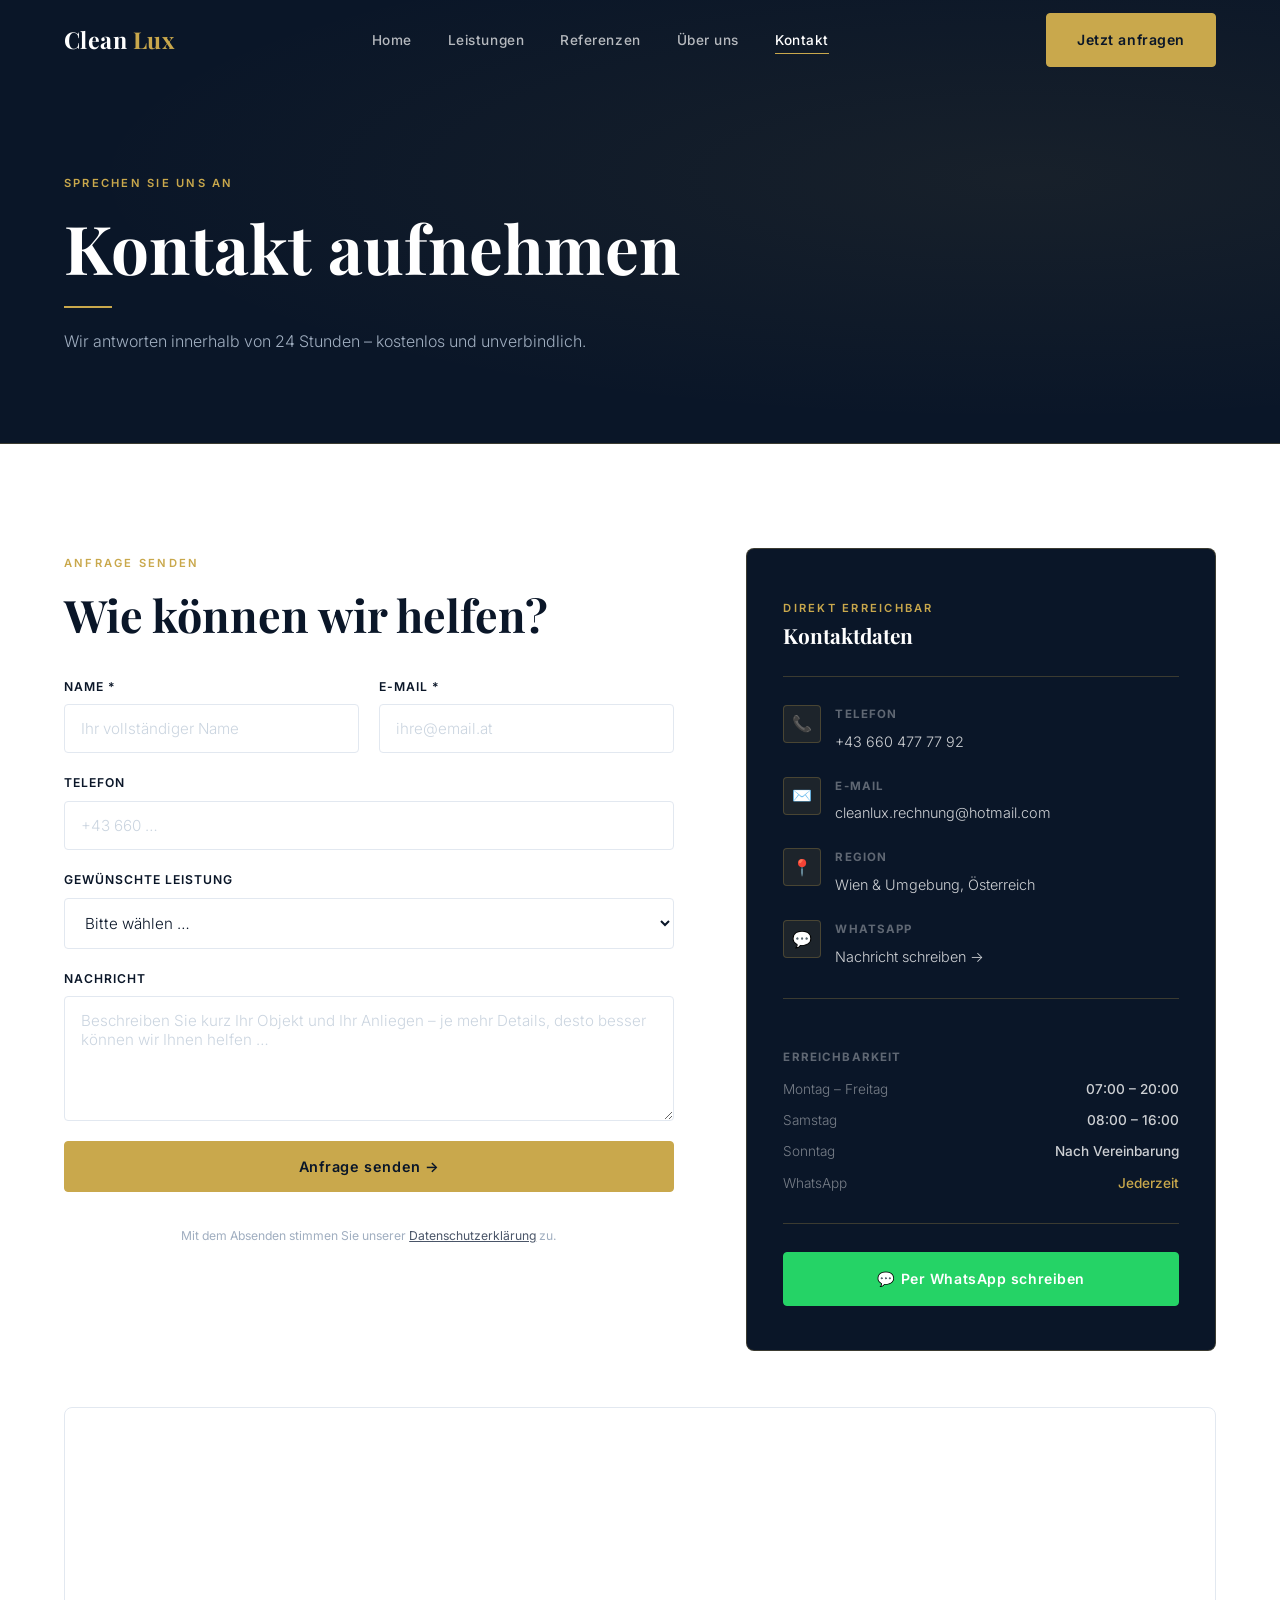
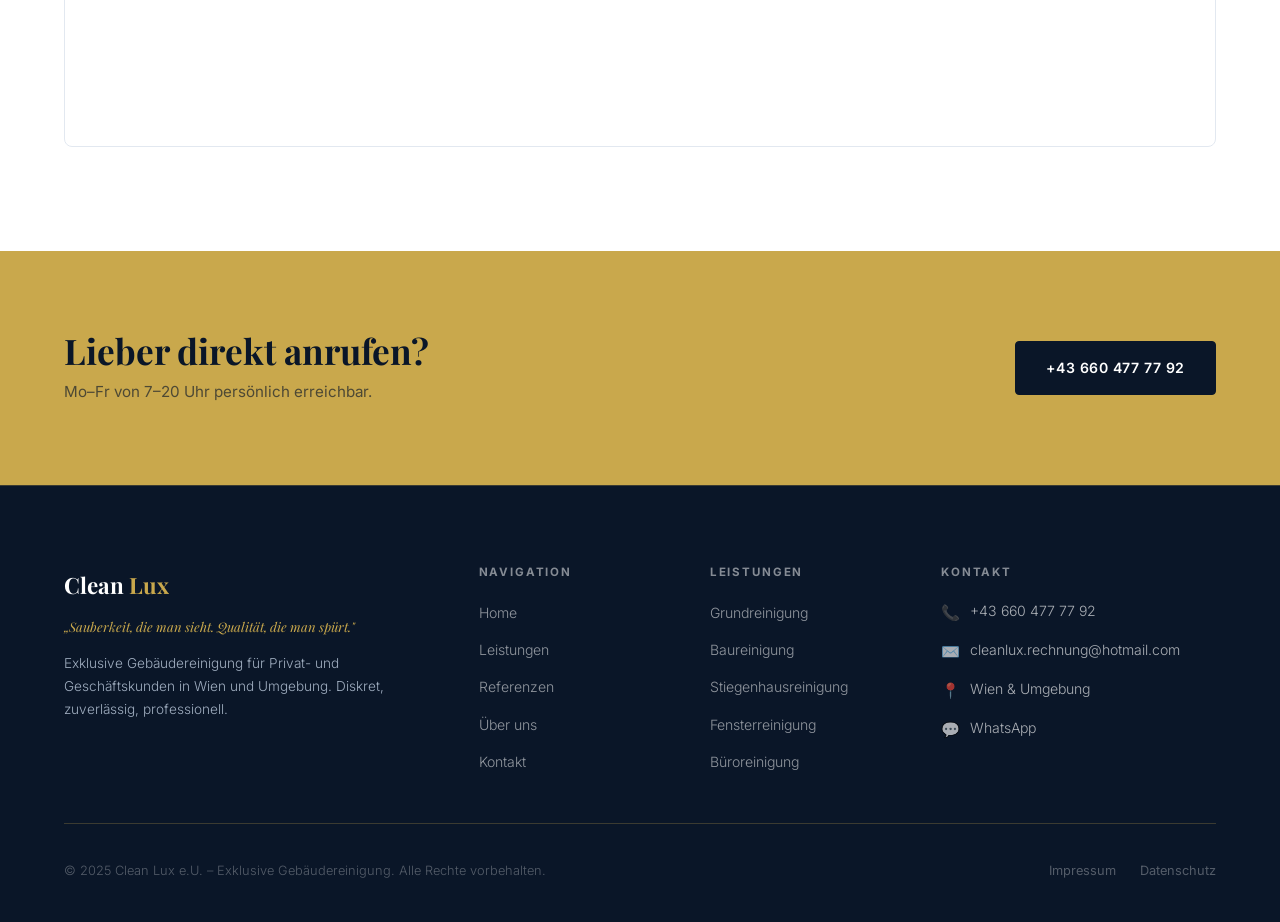
<file: kontakt.html>
<!DOCTYPE html>
<html lang="de">
<head>
  <meta charset="UTF-8" />
  <meta name="viewport" content="width=device-width, initial-scale=1.0" />
  <title>Kontakt – Clean Lux e.U. Wien</title>
  <meta name="description" content="Kontaktieren Sie Clean Lux e.U. – +43 660 477 77 92 · cleanlux.rechnung@hotmail.com · Wien & Umgebung. Kostenlose Erstberatung." />
  <link rel="icon" href="data:image/svg+xml,<svg xmlns='http://www.w3.org/2000/svg' viewBox='0 0 100 100'><rect width='100' height='100' fill='%230A1628'/><text y='.9em' font-size='55' font-family='serif' fill='%23C9A84C' x='10'>CL</text></svg>" />
  <link rel="stylesheet" href="css/style.css" />
</head>
<body>

  <!-- NAVIGATION -->
  <header class="nav scrolled" id="nav">
    <div class="container">
      <div class="nav__inner">
        <a href="index.html" class="nav__logo">Clean <span>Lux</span></a>
        <nav>
          <ul class="nav__links">
            <li><a href="index.html">Home</a></li>
            <li><a href="leistungen.html">Leistungen</a></li>
            <li><a href="referenzen.html">Referenzen</a></li>
            <li><a href="ueber-uns.html">Über uns</a></li>
            <li><a href="kontakt.html">Kontakt</a></li>
          </ul>
        </nav>
        <a href="kontakt.html" class="btn btn--gold nav__cta">Jetzt anfragen</a>
        <button class="nav__burger" aria-label="Menü öffnen" aria-expanded="false">
          <span></span><span></span><span></span>
        </button>
      </div>
    </div>
    <nav class="nav__mobile">
      <a href="index.html">Home</a>
      <a href="leistungen.html">Leistungen</a>
      <a href="referenzen.html">Referenzen</a>
      <a href="ueber-uns.html">Über uns</a>
      <a href="kontakt.html">Kontakt</a>
      <a href="kontakt.html" class="btn btn--gold">Jetzt anfragen</a>
    </nav>
  </header>

  <!-- PAGE HERO -->
  <section class="page-hero">
    <div class="container">
      <div class="page-hero__content">
        <span class="eyebrow">Sprechen Sie uns an</span>
        <h1>Kontakt aufnehmen</h1>
        <div class="page-hero__divider"></div>
        <p>Wir antworten innerhalb von 24 Stunden – kostenlos und unverbindlich.</p>
      </div>
    </div>
  </section>

  <!-- KONTAKT -->
  <section class="section section--white">
    <div class="container">
      <div class="contact-grid">

        <!-- FORMULAR -->
        <div class="fade-up">
          <span class="eyebrow">Anfrage senden</span>
          <h2 style="margin-bottom: 36px;">Wie können wir helfen?</h2>
          <form class="contact-form" novalidate>
            <div class="form-row">
              <div class="form-group">
                <label for="name">Name *</label>
                <input type="text" id="name" name="name" placeholder="Ihr vollständiger Name" required />
              </div>
              <div class="form-group">
                <label for="email">E-Mail *</label>
                <input type="email" id="email" name="email" placeholder="ihre@email.at" required />
              </div>
            </div>
            <div class="form-group">
              <label for="telefon">Telefon</label>
              <input type="tel" id="telefon" name="telefon" placeholder="+43 660 …" />
            </div>
            <div class="form-group">
              <label for="leistung">Gewünschte Leistung</label>
              <select id="leistung" name="leistung">
                <option value="">Bitte wählen …</option>
                <option value="grundreinigung">Grundreinigung</option>
                <option value="baureinigung">Baureinigung</option>
                <option value="stiegenhaus">Stiegenhausreinigung</option>
                <option value="fenster">Fenster- &amp; Glasreinigung</option>
                <option value="hotel">Hotel- &amp; Apartmentreinigung</option>
                <option value="buero">Büroreinigung</option>
                <option value="sonstiges">Sonstiges</option>
              </select>
            </div>
            <div class="form-group">
              <label for="nachricht">Nachricht</label>
              <textarea id="nachricht" name="nachricht" rows="5" placeholder="Beschreiben Sie kurz Ihr Objekt und Ihr Anliegen – je mehr Details, desto besser können wir Ihnen helfen …"></textarea>
            </div>
            <button type="submit" class="btn btn--gold btn--full" style="font-size: 0.9rem; padding: 16px;">
              Anfrage senden →
            </button>
            <p style="font-size: 0.76rem; color: #A0AEC0; text-align: center; margin-top: 14px;">
              Mit dem Absenden stimmen Sie unserer <a href="#" style="color: #4A5568; text-decoration: underline;">Datenschutzerklärung</a> zu.
            </p>
          </form>
        </div>

        <!-- KONTAKTDATEN -->
        <div class="contact-info-box fade-up">
          <span class="eyebrow">Direkt erreichbar</span>
          <h3>Kontaktdaten</h3>
          <div class="contact-info-divider"></div>
          <div class="contact-info-items">
            <div class="contact-info-item">
              <div class="contact-info-icon">📞</div>
              <div>
                <strong>Telefon</strong>
                <a href="tel:+436604777792">+43 660 477 77 92</a>
              </div>
            </div>
            <div class="contact-info-item">
              <div class="contact-info-icon">✉️</div>
              <div>
                <strong>E-Mail</strong>
                <a href="mailto:cleanlux.rechnung@hotmail.com">cleanlux.rechnung@hotmail.com</a>
              </div>
            </div>
            <div class="contact-info-item">
              <div class="contact-info-icon">📍</div>
              <div>
                <strong>Region</strong>
                <span>Wien &amp; Umgebung, Österreich</span>
              </div>
            </div>
            <div class="contact-info-item">
              <div class="contact-info-icon">💬</div>
              <div>
                <strong>WhatsApp</strong>
                <a href="https://wa.me/436604777792" target="_blank" rel="noopener">Nachricht schreiben →</a>
              </div>
            </div>
          </div>

          <div class="contact-info-divider"></div>

          <div class="opening-hours">
            <h4>Erreichbarkeit</h4>
            <div class="opening-hours-list">
              <div class="opening-hours-item">
                <span>Montag – Freitag</span>
                <span>07:00 – 20:00</span>
              </div>
              <div class="opening-hours-item">
                <span>Samstag</span>
                <span>08:00 – 16:00</span>
              </div>
              <div class="opening-hours-item">
                <span>Sonntag</span>
                <span>Nach Vereinbarung</span>
              </div>
              <div class="opening-hours-item">
                <span>WhatsApp</span>
                <span style="color: var(--color-accent);">Jederzeit</span>
              </div>
            </div>
          </div>

          <div class="contact-info-divider"></div>

          <a href="https://wa.me/436604777792" target="_blank" rel="noopener" class="btn btn--whatsapp btn--full">
            💬 Per WhatsApp schreiben
          </a>
        </div>

      </div>

      <!-- KARTE -->
      <div class="map-placeholder fade-up">
        <iframe
          title="Wien – Clean Lux e.U."
          src="https://www.google.com/maps/embed?pb=!1m18!1m12!1m3!1d85537.0!2d16.363449!3d48.210033!2m3!1f0!2f0!3f0!3m2!1i1024!2i768!4f13.1!3m3!1m2!1s0x476d079e5136ca9f%3A0xfdc496b6339a8b47!2sVienna%2C%20Austria!5e0!3m2!1sde!2sat!4v1700000000000!5m2!1sde!2sat"
          allowfullscreen=""
          loading="lazy"
          referrerpolicy="no-referrer-when-downgrade">
        </iframe>
      </div>
    </div>
  </section>

  <!-- CTA BANNER -->
  <section class="cta-banner">
    <div class="container">
      <div class="cta-banner__inner">
        <div>
          <h2>Lieber direkt anrufen?</h2>
          <p>Mo–Fr von 7–20 Uhr persönlich erreichbar.</p>
        </div>
        <a href="tel:+436604777792" class="btn btn--dark">+43 660 477 77 92</a>
      </div>
    </div>
  </section>

  <!-- FOOTER -->
  <footer class="footer">
    <div class="container">
      <div class="footer__grid">
        <div>
          <a href="index.html" class="footer__logo">Clean <span>Lux</span></a>
          <p class="footer__slogan">„Sauberkeit, die man sieht. Qualität, die man spürt."</p>
          <p class="footer__desc">Exklusive Gebäudereinigung für Privat- und Geschäftskunden in Wien und Umgebung. Diskret, zuverlässig, professionell.</p>
        </div>
        <div>
          <h4>Navigation</h4>
          <ul>
            <li><a href="index.html">Home</a></li>
            <li><a href="leistungen.html">Leistungen</a></li>
            <li><a href="referenzen.html">Referenzen</a></li>
            <li><a href="ueber-uns.html">Über uns</a></li>
            <li><a href="kontakt.html">Kontakt</a></li>
          </ul>
        </div>
        <div>
          <h4>Leistungen</h4>
          <ul>
            <li><a href="leistungen.html">Grundreinigung</a></li>
            <li><a href="leistungen.html">Baureinigung</a></li>
            <li><a href="leistungen.html">Stiegenhausreinigung</a></li>
            <li><a href="leistungen.html">Fensterreinigung</a></li>
            <li><a href="leistungen.html">Büroreinigung</a></li>
          </ul>
        </div>
        <div>
          <h4>Kontakt</h4>
          <div class="footer__contact">
            <div class="footer__contact-item">
              <span class="footer__contact-icon">📞</span>
              <a href="tel:+436604777792">+43 660 477 77 92</a>
            </div>
            <div class="footer__contact-item">
              <span class="footer__contact-icon">✉️</span>
              <a href="mailto:cleanlux.rechnung@hotmail.com">cleanlux.rechnung@hotmail.com</a>
            </div>
            <div class="footer__contact-item">
              <span class="footer__contact-icon">📍</span>
              <span>Wien &amp; Umgebung</span>
            </div>
            <div class="footer__contact-item">
              <span class="footer__contact-icon">💬</span>
              <a href="https://wa.me/436604777792" target="_blank" rel="noopener">WhatsApp</a>
            </div>
          </div>
        </div>
      </div>
      <div class="footer__bottom">
        <p class="footer__copy">© 2025 Clean Lux e.U. – Exklusive Gebäudereinigung. Alle Rechte vorbehalten.</p>
        <div class="footer__bottom-links">
          <a href="#">Impressum</a>
          <a href="#">Datenschutz</a>
        </div>
      </div>
    </div>
  </footer>

  <script src="js/main.js"></script>
</body>
</html>
</file>
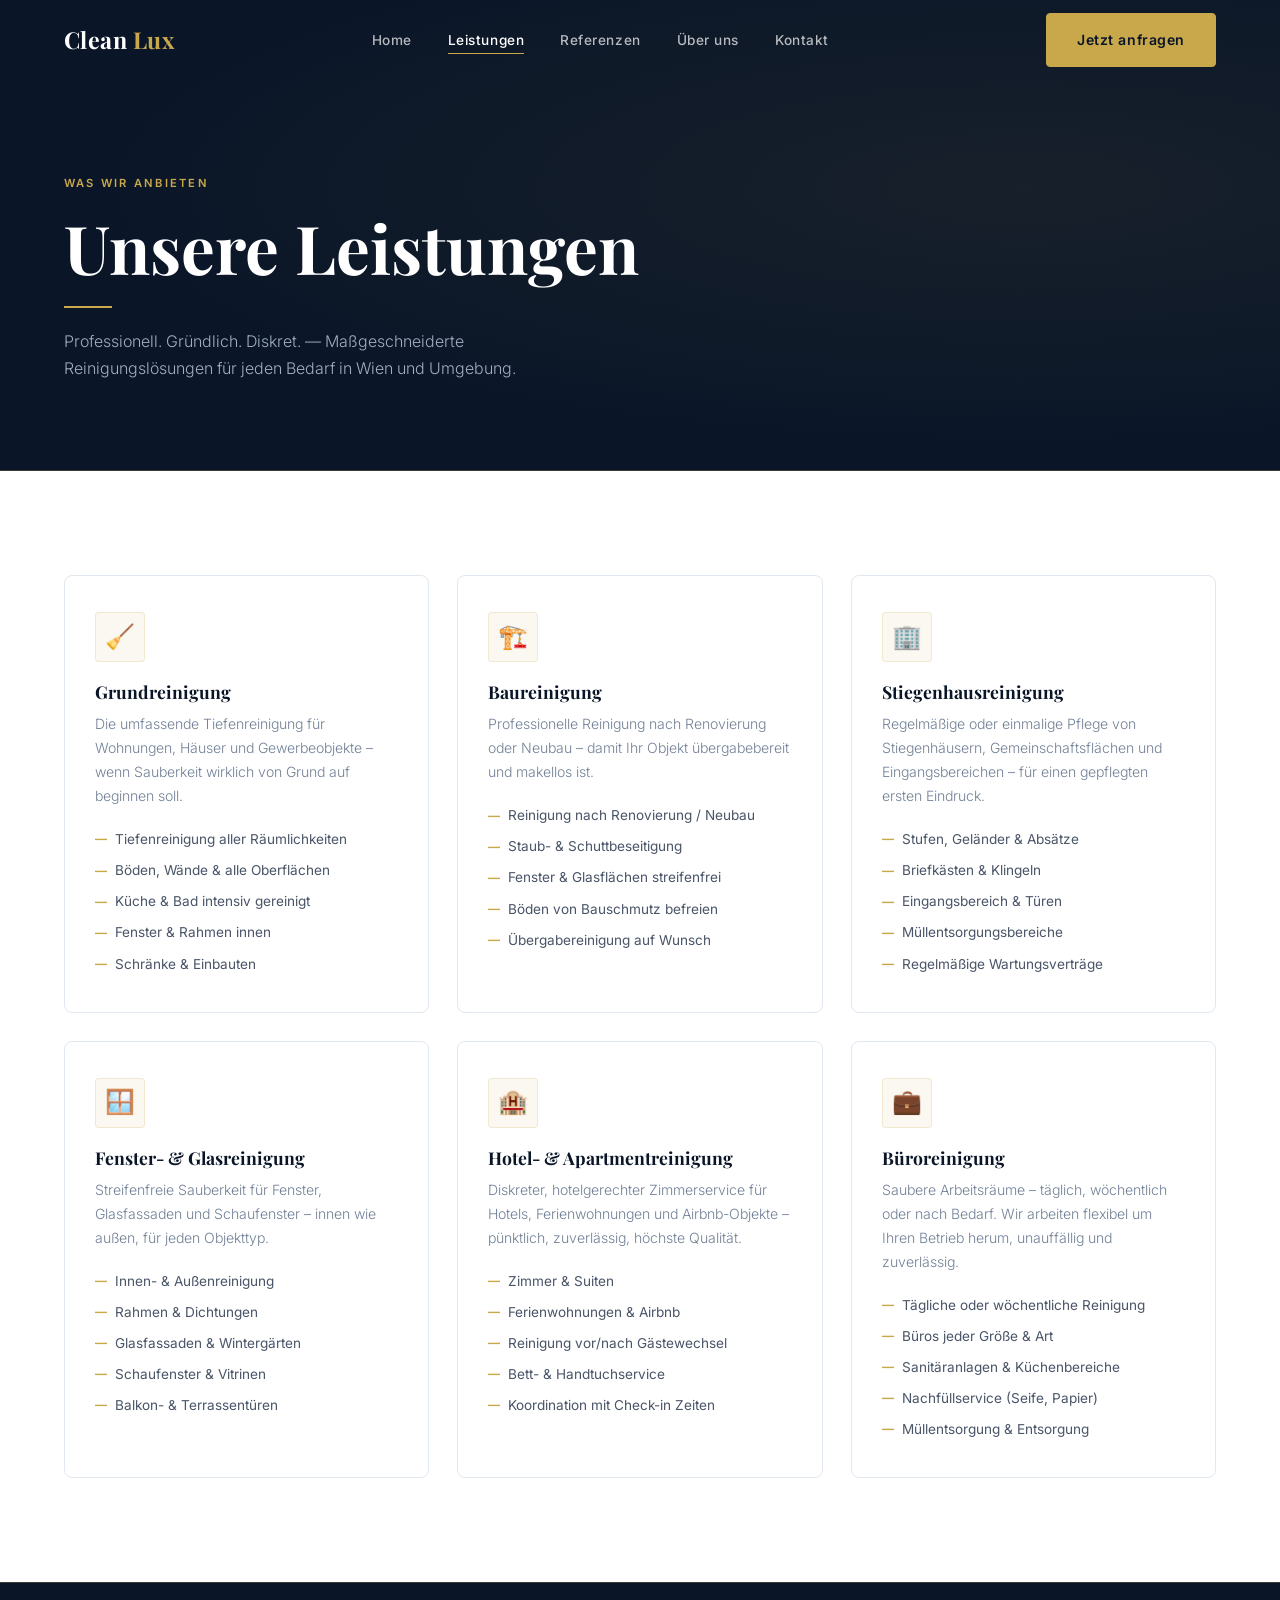
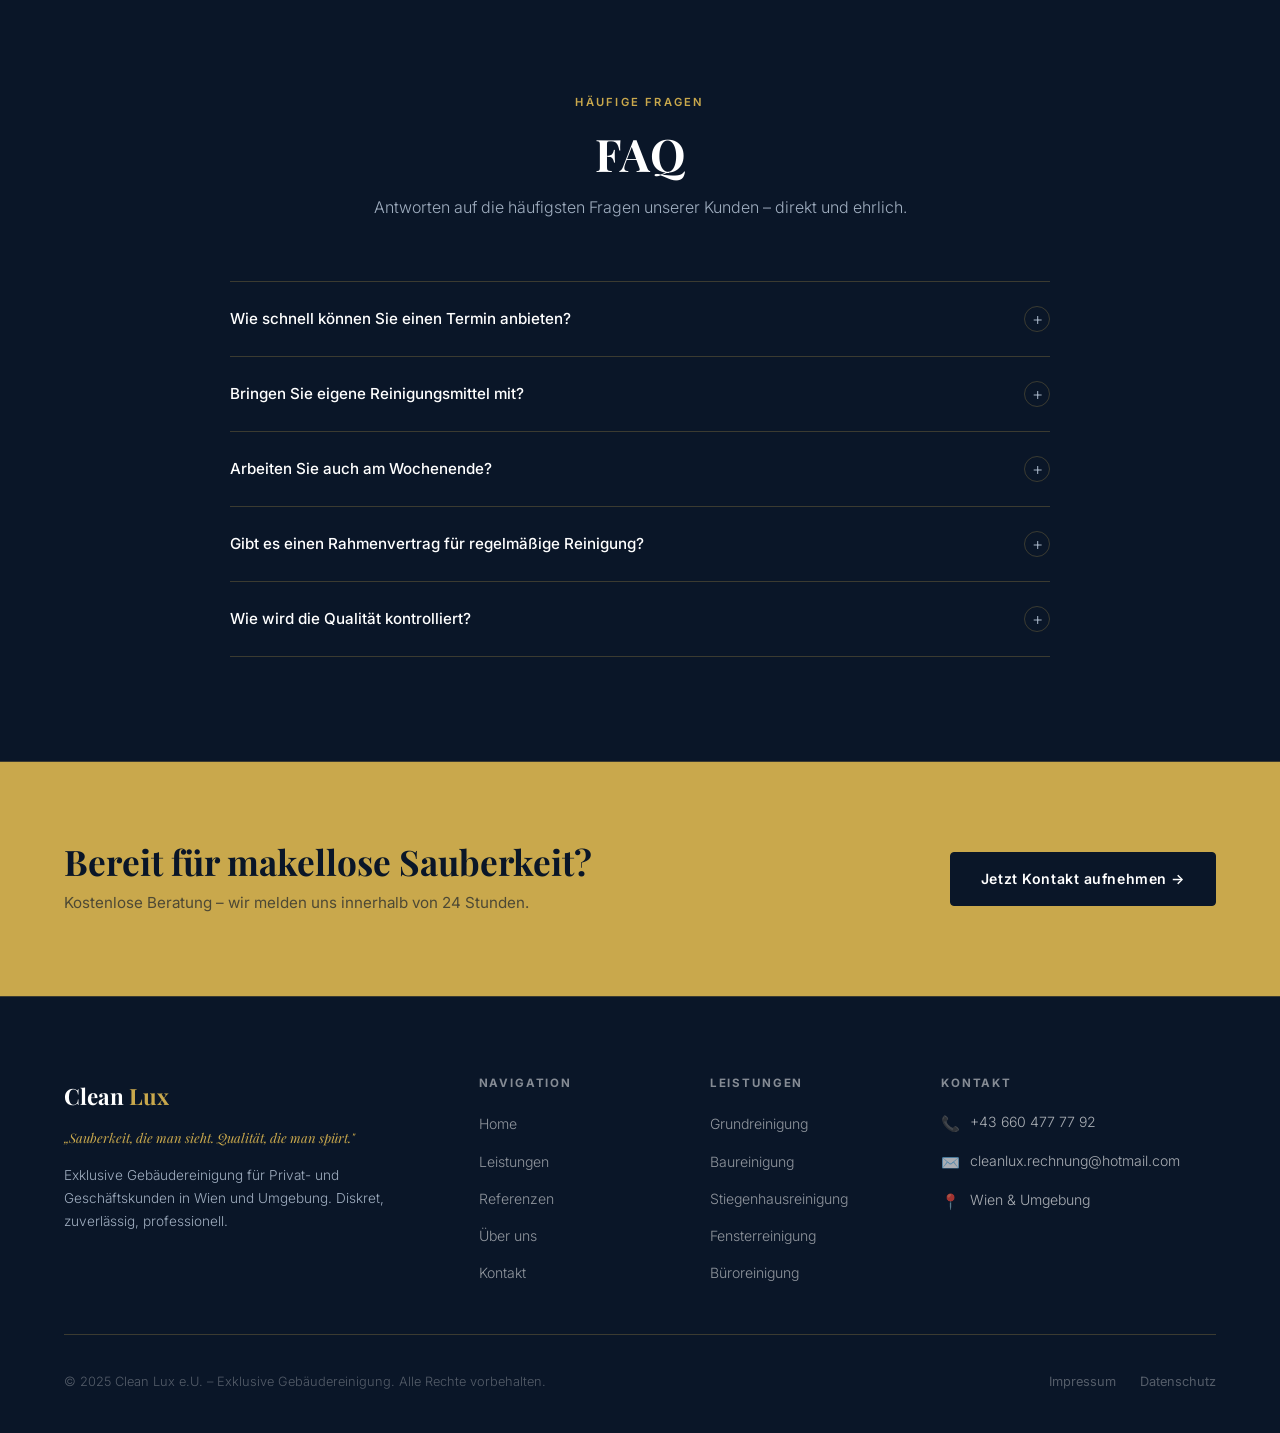
<file: leistungen.html>
<!DOCTYPE html>
<html lang="de">
<head>
  <meta charset="UTF-8" />
  <meta name="viewport" content="width=device-width, initial-scale=1.0" />
  <title>Leistungen – Clean Lux e.U. Wien</title>
  <meta name="description" content="Unsere Leistungen: Grundreinigung, Baureinigung, Stiegenhausreinigung, Fensterreinigung, Hotel- & Apartmentreinigung, Büroreinigung – Wien & Umgebung." />
  <link rel="icon" href="data:image/svg+xml,<svg xmlns='http://www.w3.org/2000/svg' viewBox='0 0 100 100'><rect width='100' height='100' fill='%230A1628'/><text y='.9em' font-size='55' font-family='serif' fill='%23C9A84C' x='10'>CL</text></svg>" />
  <link rel="stylesheet" href="css/style.css" />
</head>
<body>

  <!-- NAVIGATION -->
  <header class="nav scrolled" id="nav">
    <div class="container">
      <div class="nav__inner">
        <a href="index.html" class="nav__logo">Clean <span>Lux</span></a>
        <nav>
          <ul class="nav__links">
            <li><a href="index.html">Home</a></li>
            <li><a href="leistungen.html">Leistungen</a></li>
            <li><a href="referenzen.html">Referenzen</a></li>
            <li><a href="ueber-uns.html">Über uns</a></li>
            <li><a href="kontakt.html">Kontakt</a></li>
          </ul>
        </nav>
        <a href="kontakt.html" class="btn btn--gold nav__cta">Jetzt anfragen</a>
        <button class="nav__burger" aria-label="Menü öffnen" aria-expanded="false">
          <span></span><span></span><span></span>
        </button>
      </div>
    </div>
    <nav class="nav__mobile">
      <a href="index.html">Home</a>
      <a href="leistungen.html">Leistungen</a>
      <a href="referenzen.html">Referenzen</a>
      <a href="ueber-uns.html">Über uns</a>
      <a href="kontakt.html">Kontakt</a>
      <a href="kontakt.html" class="btn btn--gold">Jetzt anfragen</a>
    </nav>
  </header>

  <!-- PAGE HERO -->
  <section class="page-hero">
    <div class="container">
      <div class="page-hero__content">
        <span class="eyebrow">Was wir anbieten</span>
        <h1>Unsere Leistungen</h1>
        <div class="page-hero__divider"></div>
        <p>Professionell. Gründlich. Diskret. — Maßgeschneiderte Reinigungslösungen für jeden Bedarf in Wien und Umgebung.</p>
      </div>
    </div>
  </section>

  <!-- LEISTUNGEN GRID -->
  <section class="section section--white">
    <div class="container">
      <div class="grid-3" style="row-gap: 28px;">

        <div class="leistung-card fade-up">
          <div class="leistung-card__icon">🧹</div>
          <h3>Grundreinigung</h3>
          <p>Die umfassende Tiefenreinigung für Wohnungen, Häuser und Gewerbeobjekte – wenn Sauberkeit wirklich von Grund auf beginnen soll.</p>
          <ul>
            <li>Tiefenreinigung aller Räumlichkeiten</li>
            <li>Böden, Wände &amp; alle Oberflächen</li>
            <li>Küche &amp; Bad intensiv gereinigt</li>
            <li>Fenster &amp; Rahmen innen</li>
            <li>Schränke &amp; Einbauten</li>
          </ul>
        </div>

        <div class="leistung-card fade-up">
          <div class="leistung-card__icon">🏗️</div>
          <h3>Baureinigung</h3>
          <p>Professionelle Reinigung nach Renovierung oder Neubau – damit Ihr Objekt übergabe­bereit und makellos ist.</p>
          <ul>
            <li>Reinigung nach Renovierung / Neubau</li>
            <li>Staub- &amp; Schuttbeseitigung</li>
            <li>Fenster &amp; Glasflächen streifenfrei</li>
            <li>Böden von Bauschmutz befreien</li>
            <li>Übergabereinigung auf Wunsch</li>
          </ul>
        </div>

        <div class="leistung-card fade-up">
          <div class="leistung-card__icon">🏢</div>
          <h3>Stiegenhausreinigung</h3>
          <p>Regelmäßige oder einmalige Pflege von Stiegenhäusern, Gemeinschaftsflächen und Eingangsbereichen – für einen gepflegten ersten Eindruck.</p>
          <ul>
            <li>Stufen, Geländer &amp; Absätze</li>
            <li>Briefkästen &amp; Klingeln</li>
            <li>Eingangsbereich &amp; Türen</li>
            <li>Müllentsorgungsbereiche</li>
            <li>Regelmäßige Wartungsverträge</li>
          </ul>
        </div>

        <div class="leistung-card fade-up">
          <div class="leistung-card__icon">🪟</div>
          <h3>Fenster- &amp; Glasreinigung</h3>
          <p>Streifenfreie Sauberkeit für Fenster, Glasfassaden und Schaufenster – innen wie außen, für jeden Objekttyp.</p>
          <ul>
            <li>Innen- &amp; Außenreinigung</li>
            <li>Rahmen &amp; Dichtungen</li>
            <li>Glasfassaden &amp; Wintergärten</li>
            <li>Schaufenster &amp; Vitrinen</li>
            <li>Balkon- &amp; Terrassentüren</li>
          </ul>
        </div>

        <div class="leistung-card fade-up">
          <div class="leistung-card__icon">🏨</div>
          <h3>Hotel- &amp; Apartmentreinigung</h3>
          <p>Diskreter, hotelgerechter Zimmerservice für Hotels, Ferienwohnungen und Airbnb-Objekte – pünktlich, zuverlässig, höchste Qualität.</p>
          <ul>
            <li>Zimmer &amp; Suiten</li>
            <li>Ferienwohnungen &amp; Airbnb</li>
            <li>Reinigung vor/nach Gästewechsel</li>
            <li>Bett- &amp; Handtuchservice</li>
            <li>Koordination mit Check-in Zeiten</li>
          </ul>
        </div>

        <div class="leistung-card fade-up">
          <div class="leistung-card__icon">💼</div>
          <h3>Büroreinigung</h3>
          <p>Saubere Arbeitsräume – täglich, wöchentlich oder nach Bedarf. Wir arbeiten flexibel um Ihren Betrieb herum, unauffällig und zuverlässig.</p>
          <ul>
            <li>Tägliche oder wöchentliche Reinigung</li>
            <li>Büros jeder Größe &amp; Art</li>
            <li>Sanitäranlagen &amp; Küchenbereiche</li>
            <li>Nachfüllservice (Seife, Papier)</li>
            <li>Müllentsorgung &amp; Entsorgung</li>
          </ul>
        </div>

      </div>
    </div>
  </section>

  <!-- FAQ -->
  <section class="section section--dark">
    <div class="container">
      <div class="section-header section-header--dark section-header--center" style="max-width: 680px;">
        <span class="eyebrow">Häufige Fragen</span>
        <h2>FAQ</h2>
        <p>Antworten auf die häufigsten Fragen unserer Kunden – direkt und ehrlich.</p>
      </div>

      <div class="faq" style="max-width: 820px; margin: 0 auto;">

        <div class="faq-item">
          <button class="faq-item__question">
            Wie schnell können Sie einen Termin anbieten?
            <span class="faq-item__icon">+</span>
          </button>
          <div class="faq-item__answer">
            In der Regel können wir innerhalb von 1–3 Werktagen einen Termin vereinbaren. Bei dringenden Anfragen – etwa nach einer Renovierung oder vor einem Gästewechsel – bemühen wir uns um eine noch schnellere Lösung. Kontaktieren Sie uns einfach per Telefon oder WhatsApp.
          </div>
        </div>

        <div class="faq-item">
          <button class="faq-item__question">
            Bringen Sie eigene Reinigungsmittel mit?
            <span class="faq-item__icon">+</span>
          </button>
          <div class="faq-item__answer">
            Ja, wir bringen alle benötigten Reinigungsmittel und -geräte selbst mit. Wir verwenden ausschließlich professionelle, geprüfte und umweltschonende Produkte. Auf spezielle Wünsche – etwa allergiker­freundliche Mittel – gehen wir gerne ein.
          </div>
        </div>

        <div class="faq-item">
          <button class="faq-item__question">
            Arbeiten Sie auch am Wochenende?
            <span class="faq-item__icon">+</span>
          </button>
          <div class="faq-item__answer">
            Ja. Gerade bei Hotel- und Apartmentreinigungen sowie bei Endreinigungen vor Gästewechseln sind Wochenendtermine selbstverständlich. Bitte teilen Sie uns Ihren Wunschtermin bei der Anfrage mit – wir finden eine Lösung.
          </div>
        </div>

        <div class="faq-item">
          <button class="faq-item__question">
            Gibt es einen Rahmenvertrag für regelmäßige Reinigung?
            <span class="faq-item__icon">+</span>
          </button>
          <div class="faq-item__answer">
            Ja, wir bieten maßgeschneiderte Wartungsverträge für regelmäßige Reinigungen an – wöchentlich, zweiwöchentlich oder monatlich. Stammkunden profitieren von festen Terminen, bevorzugter Behandlung und attraktiven Konditionen.
          </div>
        </div>

        <div class="faq-item">
          <button class="faq-item__question">
            Wie wird die Qualität kontrolliert?
            <span class="faq-item__icon">+</span>
          </button>
          <div class="faq-item__answer">
            Qualität ist bei Clean Lux kein Zufall. Jeder Einsatz wird nach einem strukturierten Checklisten-System durchgeführt und abgenommen. Bei Daueraufträgen führen wir regelmäßige Qualitätschecks durch. Sind Sie nicht vollständig zufrieden, kommen wir kostenlos nach – das ist unser Versprechen.
          </div>
        </div>

      </div>
    </div>
  </section>

  <!-- CTA BANNER -->
  <section class="cta-banner">
    <div class="container">
      <div class="cta-banner__inner">
        <div>
          <h2>Bereit für makellose Sauberkeit?</h2>
          <p>Kostenlose Beratung – wir melden uns innerhalb von 24 Stunden.</p>
        </div>
        <a href="kontakt.html" class="btn btn--dark">Jetzt Kontakt aufnehmen →</a>
      </div>
    </div>
  </section>

  <!-- FOOTER -->
  <footer class="footer">
    <div class="container">
      <div class="footer__grid">
        <div>
          <a href="index.html" class="footer__logo">Clean <span>Lux</span></a>
          <p class="footer__slogan">„Sauberkeit, die man sieht. Qualität, die man spürt."</p>
          <p class="footer__desc">Exklusive Gebäudereinigung für Privat- und Geschäftskunden in Wien und Umgebung. Diskret, zuverlässig, professionell.</p>
        </div>
        <div>
          <h4>Navigation</h4>
          <ul>
            <li><a href="index.html">Home</a></li>
            <li><a href="leistungen.html">Leistungen</a></li>
            <li><a href="referenzen.html">Referenzen</a></li>
            <li><a href="ueber-uns.html">Über uns</a></li>
            <li><a href="kontakt.html">Kontakt</a></li>
          </ul>
        </div>
        <div>
          <h4>Leistungen</h4>
          <ul>
            <li><a href="leistungen.html">Grundreinigung</a></li>
            <li><a href="leistungen.html">Baureinigung</a></li>
            <li><a href="leistungen.html">Stiegenhausreinigung</a></li>
            <li><a href="leistungen.html">Fensterreinigung</a></li>
            <li><a href="leistungen.html">Büroreinigung</a></li>
          </ul>
        </div>
        <div>
          <h4>Kontakt</h4>
          <div class="footer__contact">
            <div class="footer__contact-item">
              <span class="footer__contact-icon">📞</span>
              <a href="tel:+436604777792">+43 660 477 77 92</a>
            </div>
            <div class="footer__contact-item">
              <span class="footer__contact-icon">✉️</span>
              <a href="mailto:cleanlux.rechnung@hotmail.com">cleanlux.rechnung@hotmail.com</a>
            </div>
            <div class="footer__contact-item">
              <span class="footer__contact-icon">📍</span>
              <span>Wien &amp; Umgebung</span>
            </div>
          </div>
        </div>
      </div>
      <div class="footer__bottom">
        <p class="footer__copy">© 2025 Clean Lux e.U. – Exklusive Gebäudereinigung. Alle Rechte vorbehalten.</p>
        <div class="footer__bottom-links">
          <a href="#">Impressum</a>
          <a href="#">Datenschutz</a>
        </div>
      </div>
    </div>
  </footer>

  <script src="js/main.js"></script>
</body>
</html>
</file>
<file: css/style.css>
/* =============================================
   CLEAN LUX e.U. — Design System
   ============================================= */
@import url('https://fonts.googleapis.com/css2?family=Playfair+Display:ital,wght@0,400;0,700;1,400;1,700&family=Inter:wght@300;400;500;600;700&display=swap');

:root {
  --color-bg-dark:      #0A1628;
  --color-bg-mid:       #1A2F4E;
  --color-bg-light:     #F7F8FA;
  --color-accent:       #C9A84C;
  --color-accent-hover: #E8C76A;
  --color-text-light:   #FFFFFF;
  --color-text-muted:   #A0AEC0;
  --color-text-dark:    #0A1628;
  --color-border:       rgba(201, 168, 76, 0.25);
  --color-border-light: #E2E8F0;

  --font-display: 'Playfair Display', serif;
  --font-body:    'Inter', sans-serif;

  --radius:    4px;
  --radius-lg: 8px;
  --shadow:    0 4px 32px rgba(10, 22, 40, 0.24);
  --transition: 0.25s ease;
}

/* =============================================
   RESET & BASE
   ============================================= */
*, *::before, *::after { box-sizing: border-box; margin: 0; padding: 0; }

html { scroll-behavior: smooth; font-size: 16px; }

body {
  font-family: var(--font-body);
  background: var(--color-bg-light);
  color: var(--color-text-dark);
  line-height: 1.7;
  -webkit-font-smoothing: antialiased;
}

img { max-width: 100%; display: block; object-fit: cover; }
a { color: inherit; text-decoration: none; }
ul { list-style: none; }
button { font-family: inherit; cursor: pointer; border: none; background: none; }

/* =============================================
   TYPOGRAPHY
   ============================================= */
h1, h2, h3, h4 {
  font-family: var(--font-display);
  line-height: 1.15;
  font-weight: 700;
}

h1 { font-size: clamp(2.6rem, 5.5vw, 4.2rem); }
h2 { font-size: clamp(1.9rem, 3.5vw, 2.8rem); }
h3 { font-size: clamp(1.15rem, 2vw, 1.4rem); }

.eyebrow {
  display: inline-block;
  font-family: var(--font-body);
  font-size: 0.7rem;
  font-weight: 600;
  letter-spacing: 0.2em;
  text-transform: uppercase;
  color: var(--color-accent);
  margin-bottom: 16px;
}

.gold { color: var(--color-accent); }
em { font-style: italic; color: var(--color-accent); }

/* =============================================
   LAYOUT
   ============================================= */
.container {
  width: 100%;
  max-width: 1200px;
  margin: 0 auto;
  padding: 0 24px;
}

.section { padding: 104px 0; }
.section--dark  { background: var(--color-bg-dark);  color: var(--color-text-light); border-top: 1px solid var(--color-border); border-bottom: 1px solid var(--color-border); }
.section--mid   { background: var(--color-bg-mid);   color: var(--color-text-light); }
.section--light { background: var(--color-bg-light); }
.section--white { background: #FFFFFF; }

.grid-2 { display: grid; grid-template-columns: 1fr 1fr; gap: 72px; align-items: center; }
.grid-3 { display: grid; grid-template-columns: repeat(3, 1fr); gap: 28px; }

/* =============================================
   SECTION HEADER
   ============================================= */
.section-header { max-width: 620px; margin-bottom: 60px; }
.section-header--center { text-align: center; margin-left: auto; margin-right: auto; }
.section-header h2 { margin-bottom: 14px; }
.section-header p { color: var(--color-text-muted); font-size: 1rem; font-weight: 300; }
.section-header--dark h2 { color: var(--color-text-light); }
.section-header--dark p  { color: var(--color-text-muted); }

/* =============================================
   BUTTONS
   ============================================= */
.btn {
  display: inline-flex;
  align-items: center;
  gap: 8px;
  padding: 14px 30px;
  font-family: var(--font-body);
  font-size: 0.88rem;
  font-weight: 600;
  letter-spacing: 0.04em;
  border-radius: var(--radius);
  transition: var(--transition);
  border: 1.5px solid transparent;
  cursor: pointer;
  white-space: nowrap;
}

.btn--gold {
  background: var(--color-accent);
  color: var(--color-text-dark);
  border-color: var(--color-accent);
}
.btn--gold:hover {
  background: var(--color-accent-hover);
  border-color: var(--color-accent-hover);
  transform: translateY(-2px);
  box-shadow: 0 8px 24px rgba(201, 168, 76, 0.3);
}

.btn--outline-white {
  background: transparent;
  color: var(--color-text-light);
  border-color: rgba(255,255,255,0.45);
}
.btn--outline-white:hover {
  border-color: var(--color-text-light);
  background: rgba(255,255,255,0.08);
}

.btn--dark {
  background: var(--color-bg-dark);
  color: var(--color-text-light);
  border-color: var(--color-bg-dark);
}
.btn--dark:hover { background: var(--color-bg-mid); }

.btn--whatsapp {
  background: #25D366;
  color: #FFFFFF;
  border-color: #25D366;
}
.btn--whatsapp:hover { background: #1DB954; border-color: #1DB954; }

.btn--full { width: 100%; justify-content: center; }

/* =============================================
   NAVIGATION
   ============================================= */
.nav {
  position: fixed;
  top: 0; left: 0; right: 0;
  z-index: 1000;
  transition: background var(--transition), box-shadow var(--transition);
}
.nav.scrolled {
  background: rgba(10, 22, 40, 0.97);
  backdrop-filter: blur(14px);
  box-shadow: 0 1px 0 var(--color-border);
}

.nav__inner {
  display: flex;
  align-items: center;
  justify-content: space-between;
  height: 80px;
}

.nav__logo {
  font-family: var(--font-display);
  font-size: 1.45rem;
  font-weight: 700;
  color: var(--color-text-light);
  letter-spacing: 0.02em;
}
.nav__logo span { color: var(--color-accent); }

.nav__links {
  display: flex;
  align-items: center;
  gap: 36px;
  list-style: none;
}
.nav__links a {
  font-size: 0.85rem;
  font-weight: 500;
  color: rgba(255,255,255,0.7);
  letter-spacing: 0.04em;
  transition: color var(--transition);
  position: relative;
}
.nav__links a:hover,
.nav__links a.active { color: var(--color-text-light); }
.nav__links a.active::after {
  content: '';
  position: absolute;
  bottom: -6px; left: 0; right: 0;
  height: 1.5px;
  background: var(--color-accent);
}

.nav__cta { margin-left: 20px; }

.nav__burger {
  display: none;
  flex-direction: column;
  gap: 5px;
  padding: 6px;
}
.nav__burger span {
  display: block;
  width: 24px;
  height: 1.5px;
  background: var(--color-text-light);
  border-radius: 2px;
  transition: var(--transition);
}

.nav__mobile {
  display: none;
  flex-direction: column;
  background: var(--color-bg-dark);
  padding: 20px 24px 28px;
  border-top: 1px solid var(--color-border);
}
.nav__mobile.open { display: flex; }
.nav__mobile a {
  color: rgba(255,255,255,0.75);
  font-size: 0.95rem;
  font-weight: 500;
  padding: 13px 0;
  border-bottom: 1px solid rgba(255,255,255,0.05);
  transition: color var(--transition);
}
.nav__mobile a:hover { color: var(--color-accent); }
.nav__mobile .btn { margin-top: 18px; align-self: flex-start; }

/* =============================================
   HERO
   ============================================= */
.hero {
  position: relative;
  min-height: 100vh;
  display: flex;
  align-items: flex-end;
  padding-bottom: 96px;
  overflow: hidden;
}

.hero__bg {
  position: absolute;
  inset: 0;
  background-size: cover;
  background-position: center;
  z-index: 0;
}
.hero__bg::after {
  content: '';
  position: absolute;
  inset: 0;
  background: linear-gradient(
    105deg,
    rgba(10, 22, 40, 0.82) 40%,
    rgba(10, 22, 40, 0.45) 100%
  );
}

.hero__content {
  position: relative;
  z-index: 1;
  max-width: 680px;
  padding-top: 120px;
}

.hero__label {
  display: inline-flex;
  align-items: center;
  gap: 10px;
  font-size: 0.7rem;
  font-weight: 600;
  letter-spacing: 0.22em;
  text-transform: uppercase;
  color: var(--color-accent);
  margin-bottom: 28px;
}
.hero__label::before {
  content: '';
  display: block;
  width: 36px;
  height: 1px;
  background: var(--color-accent);
}

.hero__title {
  color: var(--color-text-light);
  margin-bottom: 10px;
}
.hero__subtitle {
  font-family: var(--font-display);
  font-style: italic;
  font-size: clamp(1.4rem, 2.5vw, 1.9rem);
  color: var(--color-accent);
  margin-bottom: 28px;
  font-weight: 400;
}

.hero__desc {
  font-size: 1rem;
  color: rgba(255,255,255,0.65);
  margin-bottom: 44px;
  max-width: 480px;
  font-weight: 300;
  line-height: 1.75;
}

.hero__cta { display: flex; gap: 16px; flex-wrap: wrap; margin-bottom: 64px; }

.hero__badge {
  display: inline-flex;
  align-items: center;
  gap: 14px;
  background: rgba(201, 168, 76, 0.08);
  border: 1px solid var(--color-border);
  padding: 14px 22px;
  border-radius: var(--radius);
  backdrop-filter: blur(8px);
}
.hero__badge-dot {
  width: 6px; height: 6px;
  background: var(--color-accent);
  border-radius: 50%;
}
.hero__badge-text { font-size: 0.82rem; color: rgba(255,255,255,0.7); font-weight: 400; letter-spacing: 0.04em; }

/* =============================================
   HERO – SPLIT LAYOUT (with slider)
   ============================================= */
.hero--split {
  min-height: 100vh;
  display: flex;
  align-items: center;
  padding: 0;
  overflow: hidden;
}

.hero__bg-solid {
  position: absolute;
  inset: 0;
  background: linear-gradient(135deg, var(--color-bg-dark) 0%, #0e2040 100%);
  z-index: 0;
}
.hero__bg-solid::after {
  content: '';
  position: absolute;
  inset: 0;
  background: radial-gradient(ellipse at 30% 60%, rgba(201,168,76,0.06) 0%, transparent 60%);
}

.hero__split-inner {
  position: relative;
  z-index: 1;
  display: grid;
  grid-template-columns: 1fr 1fr;
  gap: 64px;
  align-items: center;
  padding-top: 100px;
  padding-bottom: 72px;
  width: 100%;
}

/* =============================================
   BEFORE / AFTER SLIDER
   ============================================= */
.hero__slider-wrap {
  display: flex;
  flex-direction: column;
  align-items: center;
  gap: 14px;
}

.ba-slider {
  position: relative;
  width: 100%;
  aspect-ratio: 16/10;
  border-radius: 12px;
  overflow: hidden;
  cursor: ew-resize;
  user-select: none;
  box-shadow: 0 24px 64px rgba(0,0,0,0.5), 0 0 0 1px var(--color-border);
}

.ba-slider__after,
.ba-slider__before {
  position: absolute;
  inset: 0;
}
.ba-slider__after img,
.ba-slider__before img {
  width: 100%;
  height: 100%;
  object-fit: cover;
  display: block;
  pointer-events: none;
}

.ba-slider__before {
  clip-path: inset(0 50% 0 0);
}

.ba-slider__handle {
  position: absolute;
  top: 0; bottom: 0;
  left: 50%;
  transform: translateX(-50%);
  display: flex;
  flex-direction: column;
  align-items: center;
  justify-content: center;
  z-index: 10;
  pointer-events: none;
}

.ba-slider__line {
  position: absolute;
  top: 0; bottom: 0;
  width: 2px;
  background: var(--color-accent);
  left: 50%;
  transform: translateX(-50%);
}

.ba-slider__btn {
  width: 44px;
  height: 44px;
  border-radius: 50%;
  background: var(--color-accent);
  color: var(--color-bg-dark);
  display: flex;
  align-items: center;
  justify-content: center;
  box-shadow: 0 4px 16px rgba(0,0,0,0.4);
  position: relative;
  z-index: 1;
  transition: transform 0.15s ease, background 0.15s ease;
}
.ba-slider:active .ba-slider__btn { transform: scale(1.1); }

.ba-slider__label {
  position: absolute;
  bottom: 16px;
  font-size: 0.7rem;
  font-weight: 700;
  letter-spacing: 0.14em;
  text-transform: uppercase;
  padding: 5px 12px;
  border-radius: 3px;
  z-index: 5;
  pointer-events: none;
}
.ba-slider__label--before {
  left: 14px;
  background: rgba(10,22,40,0.75);
  color: rgba(255,255,255,0.8);
  backdrop-filter: blur(4px);
}
.ba-slider__label--after {
  right: 14px;
  background: var(--color-accent);
  color: var(--color-bg-dark);
}

.ba-slider__hint {
  font-size: 0.75rem;
  color: rgba(255,255,255,0.3);
  letter-spacing: 0.08em;
  text-align: center;
}

/* =============================================
   STATS BAR
   ============================================= */
.stats { background: var(--color-bg-mid); }
.stats__inner {
  display: grid;
  grid-template-columns: repeat(4, 1fr);
  border-top: 1px solid var(--color-border);
  border-bottom: 1px solid var(--color-border);
}
.stats__item {
  padding: 44px 28px;
  text-align: center;
  position: relative;
}
.stats__item:not(:last-child)::after {
  content: '';
  position: absolute;
  top: 20%; right: 0;
  height: 60%;
  width: 1px;
  background: var(--color-border);
}
.stats__number {
  font-family: var(--font-display);
  font-size: 2.2rem;
  font-weight: 700;
  color: var(--color-accent);
  display: block;
  line-height: 1;
  margin-bottom: 10px;
}
.stats__label { font-size: 0.82rem; color: var(--color-text-muted); font-weight: 400; letter-spacing: 0.04em; }

/* =============================================
   ABOUT
   ============================================= */
.about__image {
  position: relative;
  border-radius: var(--radius-lg);
  overflow: hidden;
}
.about__image img { width: 100%; height: 540px; border-radius: var(--radius-lg); }
.about__image-badge {
  position: absolute;
  bottom: 28px; left: 28px;
  background: var(--color-accent);
  color: var(--color-bg-dark);
  padding: 16px 22px;
  border-radius: var(--radius);
}
.about__image-badge strong { font-family: var(--font-display); font-size: 1.9rem; display: block; line-height: 1; }
.about__image-badge span { font-size: 0.78rem; font-weight: 600; letter-spacing: 0.06em; }

.about__text h2 { margin-bottom: 20px; }
.about__text p { color: #4A5568; margin-bottom: 16px; font-size: 1rem; font-weight: 300; line-height: 1.8; }

.check-list { margin-top: 28px; display: flex; flex-direction: column; gap: 12px; }
.check-list li {
  display: flex;
  align-items: flex-start;
  gap: 12px;
  font-size: 0.92rem;
  font-weight: 500;
  color: var(--color-text-dark);
}
.check-list li::before {
  content: '✓';
  display: flex;
  align-items: center;
  justify-content: center;
  width: 20px; height: 20px;
  min-width: 20px;
  background: var(--color-accent);
  color: var(--color-bg-dark);
  border-radius: 50%;
  font-size: 0.68rem;
  font-weight: 800;
  margin-top: 2px;
}

/* =============================================
   SERVICE CARDS (dark)
   ============================================= */
.service-card {
  background: var(--color-bg-mid);
  border: 1px solid var(--color-border);
  border-radius: var(--radius-lg);
  padding: 36px 30px;
  transition: border-color var(--transition), transform var(--transition), background var(--transition);
}
.service-card:hover {
  border-color: var(--color-accent);
  background: rgba(26, 47, 78, 0.9);
  transform: translateY(-4px);
}
.service-card__icon {
  width: 50px; height: 50px;
  background: rgba(201, 168, 76, 0.1);
  border-radius: var(--radius);
  display: flex;
  align-items: center;
  justify-content: center;
  font-size: 1.5rem;
  margin-bottom: 22px;
  border: 1px solid var(--color-border);
}
.service-card h3 { color: var(--color-text-light); margin-bottom: 12px; font-size: 1.1rem; }
.service-card p { color: var(--color-text-muted); font-size: 0.88rem; margin-bottom: 24px; line-height: 1.75; font-weight: 300; }
.service-card__link {
  display: inline-flex;
  align-items: center;
  gap: 6px;
  font-size: 0.82rem;
  font-weight: 600;
  color: var(--color-accent);
  letter-spacing: 0.04em;
  transition: gap var(--transition);
}
.service-card__link:hover { gap: 10px; }

/* =============================================
   BEFORE/AFTER
   ============================================= */
.before-after-grid { display: grid; grid-template-columns: repeat(3, 1fr); gap: 24px; }
.before-after-card { border-radius: var(--radius-lg); overflow: hidden; border: 1px solid var(--color-border-light); }
.before-after-card__images { display: grid; grid-template-columns: 1fr 1fr; }
.before-after-card__images img { width: 100%; height: 180px; }
.before-after-labels { display: grid; grid-template-columns: 1fr 1fr; }
.before-after-label {
  padding: 8px 12px;
  font-size: 0.72rem;
  font-weight: 700;
  letter-spacing: 0.1em;
  text-transform: uppercase;
  text-align: center;
}
.before-after-label--before { background: #E2E8F0; color: #4A5568; }
.before-after-label--after  { background: var(--color-accent); color: var(--color-bg-dark); }
.before-after-card__text { padding: 18px; }
.before-after-card__text h4 { font-size: 0.95rem; margin-bottom: 4px; }
.before-after-card__text span { font-size: 0.78rem; color: var(--color-text-muted); }

/* =============================================
   TESTIMONIALS
   ============================================= */
.testimonial {
  background: var(--color-bg-mid);
  border: 1px solid var(--color-border);
  border-radius: var(--radius-lg);
  padding: 36px 30px;
}
.testimonial__stars { color: var(--color-accent); font-size: 0.95rem; letter-spacing: 4px; margin-bottom: 18px; }
.testimonial__text {
  color: rgba(255,255,255,0.72);
  font-size: 0.92rem;
  line-height: 1.8;
  margin-bottom: 24px;
  font-style: italic;
  font-weight: 300;
}
.testimonial__author { color: var(--color-text-light); font-weight: 600; font-size: 0.9rem; }
.testimonial__role { font-size: 0.76rem; color: var(--color-text-muted); margin-top: 3px; letter-spacing: 0.04em; }

/* =============================================
   CTA BANNER
   ============================================= */
.cta-banner { background: var(--color-accent); padding: 80px 0; }
.cta-banner__inner {
  display: flex;
  align-items: center;
  justify-content: space-between;
  gap: 36px;
  flex-wrap: wrap;
}
.cta-banner h2 { color: var(--color-bg-dark); font-size: clamp(1.6rem, 3vw, 2.2rem); }
.cta-banner p { color: rgba(10, 22, 40, 0.65); margin-top: 8px; font-size: 0.95rem; font-weight: 400; }

/* =============================================
   FOOTER
   ============================================= */
.footer { background: var(--color-bg-dark); padding: 80px 0 40px; border-top: 1px solid var(--color-border); }
.footer__grid {
  display: grid;
  grid-template-columns: 2fr 1fr 1fr 1.5fr;
  gap: 48px;
  padding-bottom: 48px;
  border-bottom: 1px solid var(--color-border);
  margin-bottom: 36px;
}
.footer__logo {
  font-family: var(--font-display);
  font-size: 1.4rem;
  font-weight: 700;
  color: var(--color-text-light);
  margin-bottom: 12px;
  display: block;
}
.footer__logo span { color: var(--color-accent); }
.footer__slogan {
  font-size: 0.82rem;
  color: var(--color-accent);
  font-style: italic;
  margin-bottom: 14px;
  font-family: var(--font-display);
}
.footer__desc { font-size: 0.85rem; color: var(--color-text-muted); line-height: 1.7; font-weight: 300; }

.footer h4 {
  font-family: var(--font-body);
  color: rgba(255,255,255,0.5);
  font-size: 0.72rem;
  font-weight: 700;
  letter-spacing: 0.16em;
  text-transform: uppercase;
  margin-bottom: 20px;
}
.footer ul { display: flex; flex-direction: column; gap: 10px; }
.footer ul a { font-size: 0.88rem; color: rgba(255,255,255,0.55); transition: color var(--transition); font-weight: 300; }
.footer ul a:hover { color: var(--color-accent); }

.footer__contact { display: flex; flex-direction: column; gap: 12px; }
.footer__contact-item { display: flex; align-items: flex-start; gap: 10px; font-size: 0.88rem; }
.footer__contact-icon { color: var(--color-accent); font-size: 0.95rem; flex-shrink: 0; margin-top: 1px; }
.footer__contact a { color: rgba(255,255,255,0.65); transition: color var(--transition); font-weight: 300; }
.footer__contact a:hover { color: var(--color-accent); }
.footer__contact span { color: rgba(255,255,255,0.65); font-weight: 300; }

.footer__bottom {
  display: flex;
  align-items: center;
  justify-content: space-between;
  flex-wrap: wrap;
  gap: 12px;
}
.footer__copy { font-size: 0.8rem; color: rgba(255,255,255,0.3); font-weight: 300; }
.footer__bottom-links { display: flex; gap: 24px; }
.footer__bottom-links a { font-size: 0.8rem; color: rgba(255,255,255,0.3); transition: color var(--transition); }
.footer__bottom-links a:hover { color: var(--color-accent); }

/* =============================================
   PAGE HERO (inner pages)
   ============================================= */
.page-hero {
  background: var(--color-bg-dark);
  padding: 168px 0 88px;
  position: relative;
  overflow: hidden;
  border-bottom: 1px solid var(--color-border);
}
.page-hero::before {
  content: '';
  position: absolute; inset: 0;
  background: radial-gradient(ellipse at 80% 40%, rgba(201, 168, 76, 0.07) 0%, transparent 65%);
}
.page-hero__content { position: relative; z-index: 1; }
.page-hero h1 { color: var(--color-text-light); margin-bottom: 14px; }
.page-hero p { color: var(--color-text-muted); font-size: 1rem; max-width: 540px; font-weight: 300; }
.page-hero__divider {
  width: 48px;
  height: 1.5px;
  background: var(--color-accent);
  margin: 20px 0;
}

/* =============================================
   LEISTUNGEN – Detail Cards (light)
   ============================================= */
.leistung-card {
  background: #FFFFFF;
  border: 1px solid var(--color-border-light);
  border-radius: var(--radius-lg);
  padding: 36px 30px;
  transition: border-color var(--transition), box-shadow var(--transition);
}
.leistung-card:hover {
  border-color: var(--color-accent);
  box-shadow: 0 8px 32px rgba(201, 168, 76, 0.12);
}
.leistung-card__icon {
  width: 50px; height: 50px;
  background: rgba(201, 168, 76, 0.08);
  border-radius: var(--radius);
  display: flex;
  align-items: center;
  justify-content: center;
  font-size: 1.5rem;
  margin-bottom: 20px;
  border: 1px solid rgba(201, 168, 76, 0.2);
}
.leistung-card h3 { margin-bottom: 10px; font-size: 1.1rem; }
.leistung-card p { color: #718096; font-size: 0.88rem; margin-bottom: 20px; font-weight: 300; }
.leistung-card ul { display: flex; flex-direction: column; gap: 8px; }
.leistung-card ul li {
  display: flex;
  align-items: center;
  gap: 8px;
  font-size: 0.85rem;
  color: #4A5568;
  font-weight: 400;
}
.leistung-card ul li::before {
  content: '—';
  color: var(--color-accent);
  font-weight: 700;
  font-size: 0.75rem;
  flex-shrink: 0;
}

/* =============================================
   FAQ
   ============================================= */
.faq { border-top: 1px solid var(--color-border); }
.faq-item { border-bottom: 1px solid var(--color-border); }
.faq-item__question {
  display: flex;
  align-items: center;
  justify-content: space-between;
  padding: 24px 0;
  cursor: pointer;
  font-size: 0.95rem;
  font-weight: 500;
  color: var(--color-text-light);
  background: none;
  width: 100%;
  text-align: left;
  gap: 16px;
  transition: color var(--transition);
}
.faq-item__question:hover,
.faq-item__question.open { color: var(--color-accent); }
.faq-item__icon {
  width: 26px; height: 26px;
  min-width: 26px;
  border-radius: 50%;
  border: 1px solid var(--color-border);
  display: flex;
  align-items: center;
  justify-content: center;
  font-size: 1.1rem;
  font-weight: 300;
  color: var(--color-text-muted);
  transition: transform var(--transition), background var(--transition), color var(--transition);
}
.faq-item__question.open .faq-item__icon {
  transform: rotate(45deg);
  background: var(--color-accent);
  color: var(--color-bg-dark);
  border-color: var(--color-accent);
}
.faq-item__answer {
  display: none;
  padding: 0 0 24px;
  color: var(--color-text-muted);
  font-size: 0.9rem;
  line-height: 1.8;
  max-width: 760px;
  font-weight: 300;
}
.faq-item__answer.open { display: block; }

/* =============================================
   REFERENZEN – Filter + Grid
   ============================================= */
.filter-bar { display: flex; gap: 10px; flex-wrap: wrap; margin-bottom: 48px; }
.filter-btn {
  padding: 9px 22px;
  border-radius: var(--radius);
  font-size: 0.82rem;
  font-weight: 600;
  letter-spacing: 0.06em;
  border: 1px solid var(--color-border-light);
  color: #718096;
  background: #FFFFFF;
  cursor: pointer;
  transition: var(--transition);
}
.filter-btn:hover { border-color: var(--color-accent); color: var(--color-text-dark); }
.filter-btn.active { background: var(--color-accent); border-color: var(--color-accent); color: var(--color-bg-dark); }

.projects-grid { display: grid; grid-template-columns: repeat(3, 1fr); gap: 24px; }
.project-item { display: block; }
.project-item.hidden { display: none; }

.project-card {
  border-radius: var(--radius-lg);
  overflow: hidden;
  position: relative;
  background: var(--color-bg-dark);
}
.project-card img { width: 100%; height: 280px; transition: transform 0.45s ease; }
.project-card:hover img { transform: scale(1.05); }
.project-card__overlay {
  position: absolute; inset: 0;
  background: linear-gradient(to top, rgba(10, 22, 40, 0.9) 0%, transparent 55%);
  display: flex; align-items: flex-end;
  padding: 24px;
  opacity: 0;
  transition: opacity var(--transition);
}
.project-card:hover .project-card__overlay { opacity: 1; }
.project-card__info h4 { color: var(--color-text-light); font-size: 0.95rem; margin-bottom: 4px; }
.project-card__info span { font-size: 0.75rem; color: var(--color-accent); font-weight: 600; text-transform: uppercase; letter-spacing: 0.08em; }
.project-card__label {
  position: absolute; top: 16px; left: 16px;
  background: var(--color-accent);
  color: var(--color-bg-dark);
  font-size: 0.68rem; font-weight: 700;
  text-transform: uppercase; letter-spacing: 0.1em;
  padding: 4px 10px;
  border-radius: 2px;
}

/* =============================================
   ÜBER UNS – Team, Timeline, Values
   ============================================= */
.team-grid { display: grid; grid-template-columns: repeat(3, 1fr); gap: 32px; }
.team-card { text-align: center; }
.team-card__img { width: 100%; height: 300px; border-radius: var(--radius-lg); margin-bottom: 20px; overflow: hidden; }
.team-card__img img { width: 100%; height: 100%; }
.team-card h3 { font-size: 1.1rem; margin-bottom: 4px; }
.team-card span { font-size: 0.82rem; color: var(--color-accent); font-weight: 600; letter-spacing: 0.04em; }
.team-card p { font-size: 0.85rem; color: var(--color-text-muted); margin-top: 10px; font-weight: 300; }

.values-grid { display: grid; grid-template-columns: repeat(3, 1fr); gap: 28px; }
.value-card {
  text-align: center;
  padding: 44px 32px;
  background: var(--color-bg-mid);
  border: 1px solid var(--color-border);
  border-radius: var(--radius-lg);
  transition: border-color var(--transition);
}
.value-card:hover { border-color: var(--color-accent); }
.value-card__icon { font-size: 2.2rem; margin-bottom: 20px; display: block; }
.value-card h3 { color: var(--color-text-light); margin-bottom: 12px; font-size: 1.1rem; }
.value-card p { color: var(--color-text-muted); font-size: 0.88rem; font-weight: 300; }

.certs-bar {
  display: flex;
  align-items: center;
  justify-content: center;
  gap: 48px;
  flex-wrap: wrap;
  padding: 48px 0;
  border-top: 1px solid var(--color-border-light);
  margin-top: 48px;
}
.cert-item { text-align: center; color: #718096; }
.cert-item__icon { font-size: 2rem; margin-bottom: 8px; display: block; }
.cert-item span { font-size: 0.78rem; font-weight: 600; letter-spacing: 0.06em; text-transform: uppercase; }

/* =============================================
   KONTAKT
   ============================================= */
.contact-grid { display: grid; grid-template-columns: 1.3fr 1fr; gap: 72px; align-items: start; }
.contact-form { display: flex; flex-direction: column; gap: 20px; }
.form-row { display: grid; grid-template-columns: 1fr 1fr; gap: 20px; }
.form-group { display: flex; flex-direction: column; gap: 7px; }
.form-group label {
  font-size: 0.76rem;
  font-weight: 600;
  color: var(--color-text-dark);
  text-transform: uppercase;
  letter-spacing: 0.08em;
}
.form-group input,
.form-group select,
.form-group textarea {
  padding: 14px 16px;
  border: 1.5px solid #E2E8F0;
  border-radius: var(--radius);
  font-family: var(--font-body);
  font-size: 0.95rem;
  color: var(--color-text-dark);
  background: #FFFFFF;
  transition: border-color var(--transition);
  outline: none;
  font-weight: 300;
}
.form-group input:focus,
.form-group select:focus,
.form-group textarea:focus { border-color: var(--color-accent); }
.form-group input::placeholder,
.form-group textarea::placeholder { color: #CBD5E0; }

.contact-info-box {
  background: var(--color-bg-dark);
  border: 1px solid var(--color-border);
  border-radius: var(--radius-lg);
  padding: 44px 36px;
  color: var(--color-text-light);
  position: sticky;
  top: 104px;
}
.contact-info-box h3 { color: var(--color-text-light); margin-bottom: 8px; font-size: 1.3rem; }
.contact-info-box .eyebrow { margin-bottom: 6px; }
.contact-info-divider { height: 1px; background: var(--color-border); margin: 28px 0; }
.contact-info-items { display: flex; flex-direction: column; gap: 22px; }
.contact-info-item { display: flex; gap: 14px; align-items: flex-start; }
.contact-info-icon {
  width: 38px; height: 38px; min-width: 38px;
  background: rgba(201, 168, 76, 0.1);
  border: 1px solid var(--color-border);
  border-radius: var(--radius);
  display: flex; align-items: center; justify-content: center;
  font-size: 1rem;
}
.contact-info-item strong { display: block; font-size: 0.72rem; font-weight: 700; letter-spacing: 0.1em; text-transform: uppercase; color: rgba(255,255,255,0.35); margin-bottom: 3px; }
.contact-info-item a, .contact-info-item span { font-size: 0.9rem; color: rgba(255,255,255,0.8); font-weight: 300; }
.contact-info-item a:hover { color: var(--color-accent); }

.opening-hours { padding-top: 24px; }
.opening-hours h4 { font-size: 0.72rem; color: rgba(255,255,255,0.35); text-transform: uppercase; letter-spacing: 0.1em; margin-bottom: 14px; font-family: var(--font-body); font-weight: 700; }
.opening-hours-list { display: flex; flex-direction: column; gap: 8px; }
.opening-hours-item { display: flex; justify-content: space-between; font-size: 0.85rem; }
.opening-hours-item span:first-child { color: rgba(255,255,255,0.45); font-weight: 300; }
.opening-hours-item span:last-child { color: rgba(255,255,255,0.8); font-weight: 500; }

.map-placeholder { height: 340px; border-radius: var(--radius-lg); overflow: hidden; margin-top: 56px; border: 1px solid var(--color-border-light); }
.map-placeholder iframe { width: 100%; height: 100%; border: none; }

/* =============================================
   SCROLL ANIMATIONS
   ============================================= */
.fade-up {
  opacity: 0;
  transform: translateY(28px);
  transition: opacity 0.65s ease, transform 0.65s ease;
}
.fade-up.visible { opacity: 1; transform: translateY(0); }

/* =============================================
   RESPONSIVE
   ============================================= */
@media (max-width: 1024px) {
  .footer__grid { grid-template-columns: 1fr 1fr; gap: 36px; }
  .contact-grid { grid-template-columns: 1fr; }
  .contact-info-box { position: static; }
  .before-after-grid { grid-template-columns: 1fr; max-width: 480px; margin: 0 auto; }
}

@media (max-width: 768px) {
  .section { padding: 72px 0; }
  .nav__links, .nav__cta { display: none; }
  .nav__burger { display: flex; }

  .hero--split .hero__split-inner {
    grid-template-columns: 1fr;
    gap: 40px;
    padding-top: 110px;
    padding-bottom: 56px;
  }
  .hero__slider-wrap { order: -1; }
  .hero { padding-bottom: 56px; }
  .hero__cta { flex-direction: column; align-items: flex-start; }
  .stats__inner { grid-template-columns: 1fr 1fr; }
  .stats__item:nth-child(2)::after { display: none; }
  .grid-2 { grid-template-columns: 1fr; gap: 40px; }
  .grid-3 { grid-template-columns: 1fr; }
  .projects-grid { grid-template-columns: 1fr; }
  .team-grid { grid-template-columns: 1fr; max-width: 360px; margin: 0 auto; }
  .values-grid { grid-template-columns: 1fr; }
  .cta-banner__inner { flex-direction: column; text-align: center; }
  .footer__grid { grid-template-columns: 1fr; }
  .footer__bottom { flex-direction: column; text-align: center; }
  .form-row { grid-template-columns: 1fr; }
  .page-hero { padding: 148px 0 72px; }
  .before-after-grid { grid-template-columns: 1fr; }
}

@media (max-width: 480px) {
  .stats__inner { grid-template-columns: 1fr 1fr; }
  .certs-bar { gap: 28px; }
}
</file>
